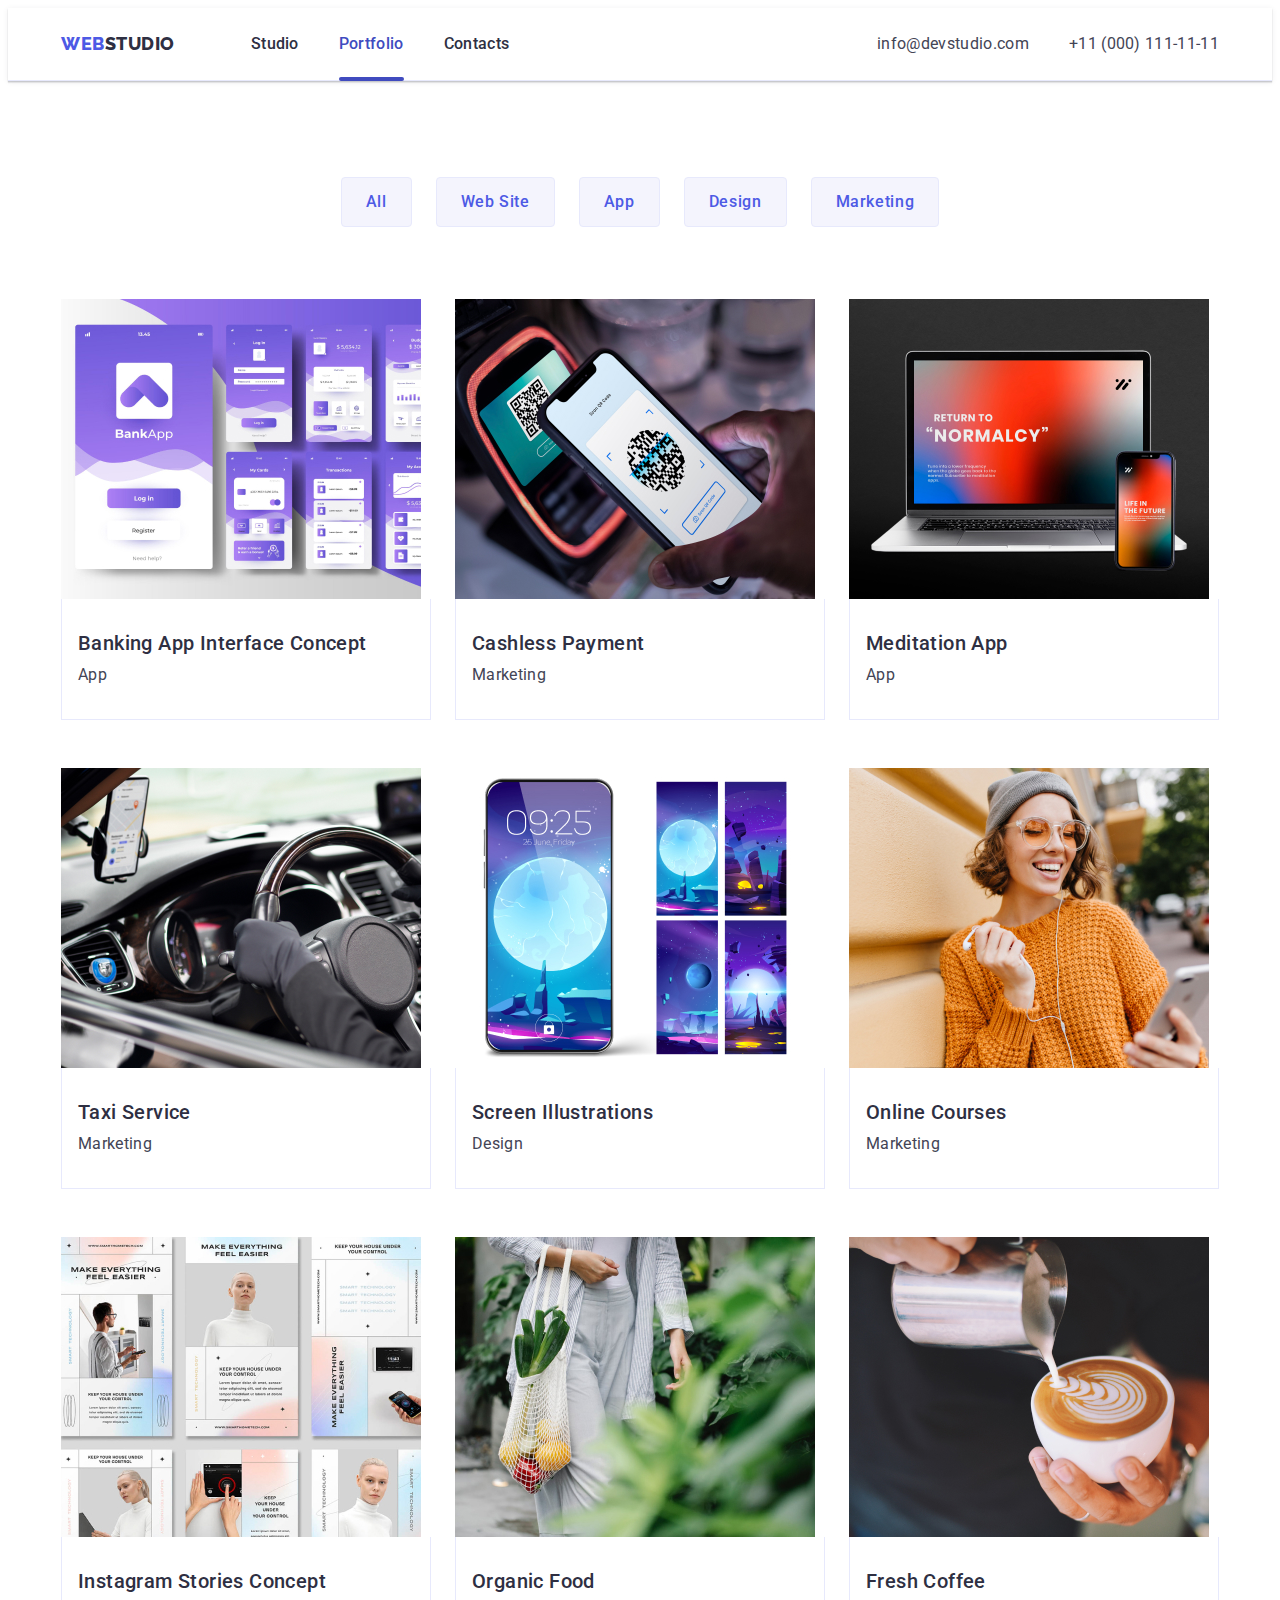
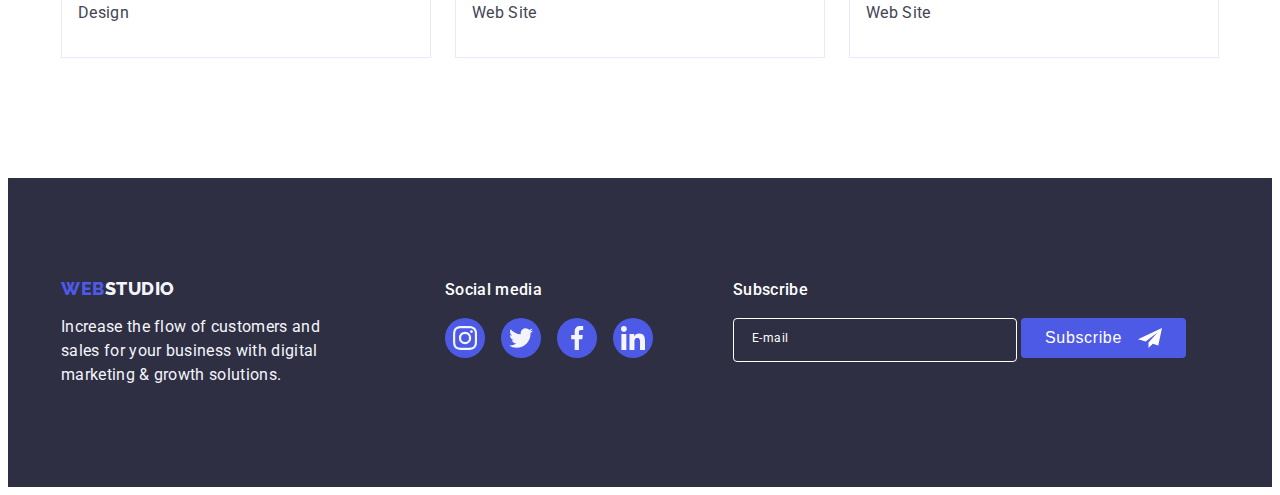
<file: portfolio.html>
<!DOCTYPE html>
<html lang="en">
<head>
    <meta charset="UTF-8">
    <meta http-equiv="X-UA-Compatible" content="IE=edge">
    <meta name="viewport" content="width=device-width, initial-scale=1.0">
    <title>Portfolio</title>
    <link rel="preconnect" href="https://fonts.googleapis.com">
    <link rel="preconnect" href="https://fonts.gstatic.com" crossorigin>
    <link href="https://fonts.googleapis.com/css2?family=Raleway:wght@800&family=Roboto:wght@400;500;700&display=swap"
        rel="stylesheet">
    <link rel="stylesheet" href="https://cdnjs.cloudflare.com/ajax/libs/modern-normalize/1.1.0/modern-normalize.min.css"
        integrity="sha512-wpPYUAdjBVSE4KJnH1VR1HeZfpl1ub8YT/NKx4PuQ5NmX2tKuGu6U/JRp5y+Y8XG2tV+wKQpNHVUX03MfMFn9Q=="
        crossorigin="anonymous" referrerpolicy="no-referrer" />
    <link rel="stylesheet" href="./css/styles.css">
</head>
<body>
    <header class="header">
        <div class="header-container container">
            <nav class="header-nav">
                <a class="logo link" href="./index.html">Web<span class="logo-text">Studio</span></a>
                <ul class="header-nav-list list">
                    <li class="header-nav-item">
                        <a class="header-nav-link link" href="./index.html">Studio</a>
                    </li>
                    <li class="header-nav-item">
                        <a class="header-nav-link link active" href="./portfolio.html">Portfolio</a>
                    </li>
                    <li class="header-nav-item">
                        <a class="header-nav-link link" href="">Contacts</a>
                    </li>
                </ul>
            </nav>
            <address class="contacts-address">
                <ul class="contacts-list list">
                    <li class="contacts-item">
                        <a class="contacts-link link" href="mailto:info@devstudio.com">info@devstudio.com</a>
                    </li>
                    <li class="contacts-item">
                        <a class="contacts-link link" href="tel:+110001111111">+11 (000) 111-11-11</a>
                    </li>
                </ul>
            </address>
        </div>
    </header>
    <main>
        <section class="filters-section">
            <div class="container">
                <h1 class="visually-hidden">Examples of work</h1>
                <ul class="filters-list list">
                    <li class="filters-item">
                        <button class="btn-prtf" type="button">All</button>
                    </li>
                    <li class="filters-item">
                        <button class="btn-prtf" type="button">Web Site</button>
                    </li>
                    <li class="filters-item">
                        <button class="btn-prtf" type="button">App</button>
                    </li>
                    <li class="filters-item">
                        <button class="btn-prtf" type="button">Design</button>
                    </li>
                    <li class="filters-item">
                        <button class="btn-prtf" type="button">Marketing</button>
                    </li>
                </ul>
                <ul class="exampl-list card-portfolio list">
                    <li class="exampl-item card-set-item">
                        <a class="exampl-link link" href="">
                            <div class="exampl-thumb">
                                <img class="exampl-img" src="./images/portfolio/example1/bankapp.jpg" alt="payment" width="360" height="300"/>
                                <p class="exampl-text">14 Stylish and User-Friendly App Design Concepts · Task Manager App · Calorie Tracker App · Exotic Fruit Ecommerce App · Cloud Storage App</p>
                            </div>
                            <div class="container-card prtf-card">
                                <h2 class="subtitle">Banking App Interface Concept</h2>
                                <p class="desc">App</p>
                            </div>
                        </a>
                    </li>
                    <li class="exampl-item card-set-item">
                        <a class="exampl-link link" href="">
                            <div class="exampl-thumb">
                                <img class="exampl-img" src="./images/portfolio/example1/payment.jpg" alt="payment" width="360" height="300"/>
                                <p class="exampl-text">14 Stylish and User-Friendly App Design Concepts · Task Manager App · Calorie Tracker App · Exotic Fruit Ecommerce App · Cloud Storage App</p>
                            </div>
                            <div class="container-card prtf-card">
                                <h2 class="subtitle">Cashless Payment</h2>
                                <p class="desc">Marketing</p>
                            </div>
                        </a>
                    </li>
                    <li class="exampl-item card-set-item">
                        <a class="exampl-link link" href="">
                            <div class="exampl-thumb">
                                <img class="exampl-img" src="./images/portfolio/example1/media.jpg" alt="payment" width="360" height="300"/>
                                <p class="exampl-text">14 Stylish and User-Friendly App Design Concepts · Task Manager App · Calorie Tracker App · Exotic Fruit Ecommerce App · Cloud Storage App</p>
                            </div>
                            <div class="container-card prtf-card">
                                <h2 class="subtitle">Meditation App</h2>
                                <p class="desc">App</p>
                            </div>
                        </a>
                    </li>
                    <li class="exampl-item card-set-item">
                        <a class="exampl-link link" href="">
                            <div class="exampl-thumb">
                                <img class="exampl-img" src="./images/portfolio/example2/avto.jpg" alt="payment" width="360" height="300"/>
                                <p class="exampl-text">14 Stylish and User-Friendly App Design Concepts · Task Manager App · Calorie Tracker App · Exotic Fruit Ecommerce App · Cloud Storage App</p>
                            </div>
                            <div class="container-card prtf-card">
                                <h2 class="subtitle">Taxi Service</h2>
                                <p class="desc">Marketing</p>
                            </div>
                        </a>
                    </li>
                    <li class="exampl-item card-set-item">
                        <a class="exampl-link link" href="">
                            <div class="exampl-thumb">
                                <img class="exampl-img" src="./images/portfolio/example2/telephone.jpg" alt="payment" width="360" height="300"/>
                                <p class="exampl-text">14 Stylish and User-Friendly App Design Concepts · Task Manager App · Calorie Tracker App · Exotic Fruit Ecommerce App · Cloud Storage App</p>
                            </div>
                            <div class="container-card prtf-card">
                                <h2 class="subtitle">Screen Illustrations</h2>
                                <p class="desc">Design</p>
                            </div>
                        </a>
                    </li>
                    <li class="exampl-item card-set-item">
                        <a class="exampl-link link" href="">
                            <div class="exampl-thumb">
                                <img class="exampl-img" src="./images/portfolio/example2/girl.jpg" alt="payment" width="360" height="300"/>
                                <p class="exampl-text">14 Stylish and User-Friendly App Design Concepts · Task Manager App · Calorie Tracker App · Exotic Fruit Ecommerce App · Cloud Storage App</p>
                            </div>
                            <div class="container-card prtf-card">
                                <h2 class="subtitle">Online Courses</h2>
                                <p class="desc">Marketing</p>
                            </div>
                        </a>
                    </li>
                    <li class="exampl-item card-set-item">
                        <a class="exampl-link link" href="">
                            <div class="exampl-thumb">
                                <img class="exampl-img" src="./images/portfolio/example3/model.jpg" alt="payment" width="360" height="300"/>
                                <p class="exampl-text">14 Stylish and User-Friendly App Design Concepts · Task Manager App · Calorie Tracker App · Exotic Fruit Ecommerce App · Cloud Storage App</p>
                            </div>
                            <div class="container-card prtf-card">
                                <h2 class="subtitle">Instagram Stories Concept</h2>
                                <p class="desc">Design</p>
                            </div>
                        </a>
                    </li>
                    <li class="exampl-item card-set-item">
                        <a class="exampl-link link" href="">
                            <div class="exampl-thumb">
                                <img class="exampl-img" src="./images/portfolio/example3/fruit.jpg" alt="payment" width="360" height="300"/>
                                <p class="exampl-text">14 Stylish and User-Friendly App Design Concepts · Task Manager App · Calorie Tracker App · Exotic Fruit Ecommerce App · Cloud Storage App</p>
                            </div>
                            <div class="container-card prtf-card">
                                <h2 class="subtitle">Organic Food</h2>
                                <p class="desc">Web Site</p>
                            </div>
                        </a>
                    </li>
                    <li class="exampl-item card-set-item">
                        <a class="exampl-link link" href="">
                            <div class="exampl-thumb">
                                <img class="exampl-img" src="./images/portfolio/example3/coffee.jpg" alt="payment" width="360" height="300">
                                <p class="exampl-text">14 Stylish and User-Friendly App Design Concepts · Task Manager App · Calorie Tracker App · Exotic Fruit Ecommerce App · Cloud Storage App</p>
                            </div>
                            <div class="container-card prtf-card">
                                <h2 class="subtitle">Fresh Coffee</h2>
                                <p class="desc">Web Site</p>
                            </div>
                        </a>
                    </li>
                </ul>
            </div>
        </section>
    </main>
    <footer class="footer">
    <div class="container footer-container">
        <div class="logo-container">
            <a class="logo link logo-ftr" href="./index.html">Web<span class="logo-footer">Studio</span></a>
            <p class="footer-desc">Increase the flow of customers and sales for your business with digital marketing & growth solutions.</p>
        </div>
        <div class="social-container">
            <p class="footer-headline">Social media</p>
            <ul class="footer-socials list">
                <li class="social-item">
                    <a href="" class="social-link social-link-footer link" aria-label="Instagram icon">
                        <svg class="social-icon" width="24" height="24">
                            <use href="./images/icons.svg#instagram"></use>
                        </svg>
                    </a>
                </li>
                <li class="social-item">
                    <a href="" class="social-link social-link-footer link" aria-label="Twitter icon">
                        <svg class="social-icon" width="24" height="24">
                            <use href="./images/icons.svg#twitter"></use>
                        </svg>
                    </a>
                </li>
                <li class="social-item">
                    <a href="" class="social-link social-link-footer link" aria-label="Facebook icon">
                        <svg class="social-icon" width="24" height="24">
                            <use href="./images/icons.svg#facebook"></use>
                        </svg>
                    </a>
                </li>
                <li class="social-item">
                    <a href="" class="social-link social-link-footer link" aria-label="Linkedin icon">
                        <svg class="social-icon" width="24" height="24">
                            <use href="./images/icons.svg#linkedin"></use>
                        </svg>
                    </a>
                </li>
            </ul>
        </div>
        <div class="container-form">
            <p class="footer-form-title">Subscribe</p>
            <form class="footer-form" name="footer-form">
                    <label class="footer-form-field">
                        <input class="footer-form-input" type="email" name="user email" placeholder="&nbsp;">
                        <span class="footer-form-tag">E-mail</span>
                    </label>
                    <button class="footer-form-btn" type="submit">Subscribe
                        <svg class="footer-form-icon" width="24" height="24">
                            <use href="./images/icons.svg#leter"></use>
                        </svg>
                    </button>
            </form>
        </div>
    
    </div>  
    </footer>
</body>
</html>
</file>
<file: css/styles.css>
:root {
    --primary-font: Roboto, sans-serif;
    --main-txt-cl: #434455;
    --bgd-color: #fff;
    --logo-first-cl: #4D5AE5;
    --logo-second-cl:#2E2F42;
    --accent-txt-cl:#404bbf;
    --btn-bgd: #F4F4FD;
    --footer-social: #31d0aa;
    --icons-color: #8e8f99;
    --indent: 24px;
    --items: 3;
    --anim: 250ms cubic-bezier(0.4, 0, 0.2, 1);
}
body {
    font-family: var(--primary-font);
    color: var(--main-txt-cl);
    background-color: var(--bgd-color);
}
h1,h2,h3,h4,h5,h6,p {
    margin: 0;

}
img {
    display: block;
    max-width: 100%;
    height: auto;
}
.list {
    list-style: none;
    padding: 0;
    margin: 0;
}
.link {
    color: inherit;
    text-decoration: none;
}
.logo {
    font-family: "Raleway", sans-serif;
    font-weight: 800;
    font-size: 18px;
    line-height: 1.17;
    letter-spacing: 0.03em;
    text-transform: uppercase;
    color: var(--logo-first-cl);
    
}
@media only screen and (min-width: 768px) {
  .logo {
    margin-right: 120px;
  }
}
@media only screen and (min-width: 1158px) {
    .logo {
    margin-right: 76px;
    }
}
.logo-header {
  padding:24px 0;
}
.logo-text {
    color: var(--logo-second-cl);
}
.header {
    border-bottom: 1px solid #e7e9fc;
    box-shadow: 0px 2px 1px rgba(46, 47, 66, 0.08), 0px 1px 1px rgba(46, 47, 66, 0.16), 0px 1px 6px rgba(46, 47, 66, 0.08);
}
.header-container {
    display: flex;
    align-items: center;
}
.header-nav {
    display: flex;
    width: 100%;
    align-items: center;
}
@media only screen and (min-width: 1158px) {
  .header-nav {
    width: 0;
  }
}
.header-nav-link {
    position: relative;
    display: block;
    font-weight: 500;
    color: var(--logo-second-cl);
    padding: 24px 0;
    line-height: 1.5;
    letter-spacing: 0.02em;
    transition: color var(--anim);
}
.header-nav-list {
    display: flex;
    gap: 40px;
}
@media only screen and (max-width: 767px) {
  .header-nav-list {
    display: none;
  }
}
.header-nav-item {
    position: relative;
}
.contacts-address {
    font-style: normal;
    color: var(--main-txt-cl);
    margin-left: auto;
}
@media only screen and (max-width: 767px) {
  .contacts-address {
    display: none;
  }
}
@media only screen and (min-width: 1158px) {
  .contacts-list {
    display: flex;
    padding: 0;
    gap: 40px;
  }
}
.contacts-item {
    font-weight: 400;
    font-size: 12px;
    line-height: 1.17;
    letter-spacing: 0.04em;
    color: #434455;
}
@media only screen and (min-width: 768px) and (max-width: 1157px) {
  .contacts-item:not(:last-child) {
    margin-bottom: 12px;
  }
}
@media only screen and (min-width: 1158px) {
  .contacts-item {
    font-size: 16px;
    line-height: 1.5;
    letter-spacing: 0.02em;
  }
}

@media only screen and (min-width: 1158px) {
  .contacts-link {
    display: block;
    padding: 24px 0;
    transition: color var(--anim);
  }
}
.visually-hidden {
    position: absolute;
    width: 1px;
    height: 1px;
    margin: -1px;
    border: 0;
    padding: 0;
    white-space: nowrap;
    clip-path: inset(100%);
    clip: rect(0 0 0 0);
    overflow: hidden;
}
.contacts-link:hover,
.contacts-link:focus {
    color: var(--accent-txt-cl);
}
.header-nav-link.active {
    color: var(--accent-txt-cl);
}
.header-nav-link:hover,
.header-nav-link:focus {
    color: var(--accent-txt-cl);
}
.header-nav-link::after {
    position: absolute;
    content:"" ;
    bottom: 0;
    left: 0;
    display: block;
    width: 100%;
    height: 4px;
    border-radius: 2px;
    bottom: -1px;
}
.header-nav-link.active::after {
    background-color: var(--accent-txt-cl);
}
.hero-section {
    max-width: 1440px;
    margin-left: auto;
    margin-right: auto;
    background-color: var(--logo-second-cl);
    background-repeat: no-repeat;
    background-position: center;
    background-size: cover;
    padding: 112px 0;
    background-image: linear-gradient(rgba(46, 47, 66, 0.7), rgba(46, 47, 66, 0.7)), url(../images/hero/people-office_mob@1x.jpg)
}
@media (min-device-pixel-ratio: 2), (min-resolution: 192dpi), (min-resolution: 2dppx) {
  .hero-section {
    background-image: linear-gradient(rgba(46, 47, 66, 0.7), rgba(46, 47, 66, 0.7)), url(../images/hero/people-office_mob@2x.jpg)
  }
}
@media only screen and (min-width: 429px) {
  .hero-section {
    background-image: linear-gradient(rgba(46, 47, 66, 0.7), rgba(46, 47, 66, 0.7)), url(../images/hero/people-office_tab@1x.jpg)
  }

  @media (min-device-pixel-ratio: 2), (min-resolution: 192dpi), (min-resolution: 2dppx) {
      .hero-section {
        background-image: linear-gradient(rgba(46, 47, 66, 0.7), rgba(46, 47, 66, 0.7)), url(../images/hero/people-office_tab@2x.jpg)
      }
  }
}
@media only screen and (min-width: 769px) {
  .hero-section {
    background-image: linear-gradient(rgba(46, 47, 66, 0.7), rgba(46, 47, 66, 0.7)), url(../images/hero/people-office_desc@1x.jpg)
  }

  @media (min-device-pixel-ratio: 2), (min-resolution: 192dpi), (min-resolution: 2dppx) {
      .hero-section {
        background-image: linear-gradient(rgba(46, 47, 66, 0.7), rgba(46, 47, 66, 0.7)), url(../images/hero/people-office_desc@2x.jpg)
      }
  }
}
@media only screen and (min-width: 1158px) {
  .hero-section {
    padding: 188px 0;
  }
}
.section {
    padding-bottom: 96px;
}
@media only screen and (min-width: 1158px) {
  .section {
    padding-bottom: 120px;
  }
}
.container {
    min-width: 320px;
    max-width: 428px;
    padding: 0 16px;
    margin: 0 auto;
}
@media only screen and (min-width: 768px) {
  .container {
    max-width: 768px;
  }
}
@media only screen and (min-width: 1158px) {
  .container {
    max-width: 1158px;
    padding: 0 15px;
  }
}
.title {
    font-size: 36px;
    line-height: 1.11;
    text-align: center;
    letter-spacing: 0.02em;
    color: #FFFFFF;
    max-width: 320px;
    margin-left: auto;
    margin-right: auto;
    margin-bottom: 72px;
}
@media only screen and (min-width: 768px) {
  .title {
    font-size: 56px;
    line-height: 1.07;
    max-width: 496px;
    margin-bottom: 36px;
  }
}
@media only screen and (min-width: 1158px) {
  .title {
    margin-bottom: 48px;
  }
}
.btn-hero {
    min-width: 169px;
    height: 56px;
    padding: 16px 32px;
    border-radius: 4px;
    background-color: #4D5AE5;
    font-family: var(--primary-font);
    font-weight: 500;
    font-size: 16px;
    line-height: 1.5;
    letter-spacing: 0.04em;
    color: #FFFFFF;
    cursor: pointer;
    display: block;
    margin: 0 auto;
    border: none;
    box-shadow: 0px 4px 4px rgba(0, 0, 0, 0.15);
    transition: background-color var(--anim);
}
.btn-hero:hover,
.btn-hero:focus {
    background-color: #404BBF;
}
.subtitle {
    font-weight: 500;
    font-size: 20px;
    line-height: 1.2;
    letter-spacing: 0.02em;
    color: var(--logo-second-cl);
    margin-bottom: 8px;
}
.subtitle-team {
    text-align: center;
}
.uppertitle {
    font-weight: 700;
    font-size: 36px;
    line-height: 1.1;
    text-align: center;
    letter-spacing: 0.02em;
    text-transform: capitalize;
    color: var(--logo-second-cl);
    margin-bottom: 72px;
}
.objectives-section {
    padding-top: 96px;
}
@media only screen and (min-width: 1158px) {
  .objectives-section {
    padding-top: 120px;
  }
}
.objectives-list {
    display: flex;
    flex-wrap: wrap;
    gap: 72px 24px;
}
.objectives-item {
    width: 396px;
}
@media only screen and (min-width: 768px) {
  .objectives-item {
    width: 356px;
  }
}
@media only screen and (min-width: 1158px) {
  .objectives-item {
    width: 264px;
  }
}
.objective-icon {
    display: none;
    
}
@media only screen and (min-width: 1158px) {
  .objective-icon {
    display: flex;
    align-items: center;
    justify-content: center;
    width: 264px;
    height: 112px;
    background-color: var(--btn-bgd);
    border-radius: 4px;
    margin-bottom: 8px;
  }
}
.subtitle-objectives {
    font-weight: 700;
    font-size: 36px;
    line-height: 1.1;
    text-align: center;
    letter-spacing: 0.02em;
    text-transform: capitalize;
    color: var(--logo-second-cl);
    margin-bottom: 8px;
}
@media only screen and (min-width: 768px) {
  .subtitle-objectives {
    text-align: left;
  }
}
@media only screen and (min-width: 1158px) {
  .subtitle-objectives {
    font-weight: 500;
    font-size: 20px;
    line-height: 1.2;
  }
}
.desc-objectives {
    font-weight: 500;
    font-size: 16px;
    line-height: 1.5;
    letter-spacing: 0.02em;
    color: var(--main-txt-cl);
}
@media only screen and (min-width: 1158px) {
  .desc-objectives {
    font-weight: 400;
  }
}
.card-set {
    display: flex;
    flex-wrap: wrap;
    justify-content: center;
    row-gap: 72px;
    column-gap: var(--indent);
}
@media only screen and (min-width: 768px) {
  .card-set {
    row-gap: 64px;
  }
}
.card-set-item {
    flex-basis: calc((100% - var(--indent) * (var(--items) - 1)) / var(--items));
}
.team-section {
    background-color: #F4F4FD;
    padding: 96px 0;
}
@media only screen and (min-width: 1158px) {
  .team-section {
    padding: 120px 0;
  }
}
.team-list {
    --items: 4;
}
.team-item {
  min-width: 264px;
    background-color: #fff;
    box-shadow: 0px 1px 6px rgba(46, 47, 66, 0.08), 0px 1px 1px rgba(46, 47, 66, 0.16), 0px 2px 1px rgba(46, 47, 66, 0.08);
    border-radius: 0 0 4px 4px;
}
.desc-team {
    text-align: center;
    margin-bottom: 8px;
}
.container-name {
    padding: 32px 0;
}
.container-card {
    padding: 32px 16px;
}
.socials {
    display: flex;
    justify-content: center;
    align-items: center;
    gap: 24px;
}
.social-link {
    display: flex;
    justify-content: center;
    align-items: center;
    width: 40px;
    height: 40px;
    background-color: var(--logo-first-cl);
    border-radius: 50%;
    transition: background-color var(--anim);
}
.social-icon {
    fill: var(--btn-bgd);
}
.social-link:hover,
.social-link:focus {
    background-color: var(--accent-txt-cl);
}
.section-customers {
    padding: 96px 0;
}
@media only screen and (min-width: 1158px) {
  .section-customers {
    padding: 120px 0;
  }
}
.customers {
    --items: 2;
    column-gap: 16px;
    justify-content: center;
    align-items: center;
}
@media only screen and (min-width: 768px) {
  .customers {
    --items: 3;
    column-gap: 24px;
  }
}
@media only screen and (min-width: 1158px) {
  .customers {
    --items: 6;
  }
}
.customers-item {
    width: calc((100% - 16px) / 2);
    height: 88px;
}
@media only screen and (min-width: 768px) {
  .customers-item {
    width: calc((552px - 48px) / 3);
  }
}
@media only screen and (min-width: 1158px) {
  .customers-item {
    width: calc((100% - 120px) / 6);
  }
}
.customers-link {
    display: flex;
    justify-content: center;
    align-items: center;
    width: 100%;
    height: 100%;
    border: 1px solid #8e8f99;
    border-radius: 4px;
    color: var(--icons-color);
    transition: border-color var(--anim), color var(--anim);
}
.customers-link:hover,
.customers-link:focus {
    border-color: var(--accent-txt-cl);
    color: var(--accent-txt-cl);
}
.customers-icon {
    fill: currentColor;
}
.footer {
    background-color: var(--logo-second-cl);
    padding: 96px 0;
}
@media only screen and (min-width: 1158px) {
  .footer {
    padding: 100px 0;
  }
}
.logo-ftr {
    display: inline-block;
    margin-bottom: 16px;
}
.logo-footer {
    color: #f4f4fd;
}
.btn-prtf {
    font-family: 'Roboto', sans-serif;
    font-weight: 500;
    font-size: 16px;
    padding: 12px 24px;
    border: 1px solid #e7e9fc;
    border-radius: 4px;
    line-height: 1.5;
    letter-spacing: 0.04em;
    color: var(--logo-first-cl);
    background-color: var(--btn-bgd);
    cursor: pointer;
    transition: background-color var(--anim), box-shadow var(--anim), color var(--anim), border-color var(--anim);
}
.btn-prtf:hover,
.btn-prtf:focus {
    background-color: #404BBF;
    box-shadow: 0px 3px 1px rgba(0, 0, 0, 0.1), 0px 2px 1px rgba(0, 0, 0, 0.08), 0px 2px 2px rgba(0, 0, 0, 0.12);
    border-color: transparent;
    color: #fff;
}
.footer-desc {
    display: block;
    text-align: left;
    margin: 0 auto;
    width: 264px;
    font-weight: 400;
    font-size: 16px;
    line-height: 1.5;
    letter-spacing: 0.02em;
    color: #F4F4FD; 

}
.footer-headline {
    font-family: 'Roboto';
    font-style: normal;
    font-weight: 500;
    font-size: 16px;
    line-height: 1.5;
    letter-spacing: 0.02em;
    color: #FFFFFF;
    margin-bottom: 16px;
}
.footer-socials {
    display: flex;
    justify-content: center;
    align-items: center;
    gap: 16px;
}
.footer-container {
    text-align: center;
}
@media only screen and (min-width: 768px) {
  .footer-container {
    display: flex;
    text-align: left;
    align-items: baseline;
  }
}
@media only screen and (min-width: 768px) and (max-width: 1157px) {
  .footer-container {
    flex-wrap: wrap;
    max-width: 584px;
  }
}
.logo-container {
    margin-bottom: 72px;
}
@media only screen and (min-width: 768px) and (max-width: 1157px) {
   .logo-container {
    margin-right: 24px;
  }
}
@media only screen and (min-width: 1158px) {
  .logo-container {
    margin-right: 120px;
    margin-bottom: 0;
    text-align: left;
  }
}
.social-container {
    margin-bottom: 72px;
}
@media only screen and (min-width: 1158px) {
  .social-container {
    margin-right: 80px;
    margin-bottom: 0;
  }
}
.social-link-footer {
    transition: background-color var(--anim);
}
.social-link-footer:hover,
.social-link-footer:focus {
    background-color: var(--footer-social);
}
.desc {
    font-weight: 400;
    font-size: 16px;
    line-height: 1.5;
    letter-spacing: 0.02em;
    color: var(--main-txt-cl);
}
.filters-section {
    padding-top: 96px;
    padding-bottom: 120px;
}
.filters-list {
    display: flex;
    justify-content: center;
    gap: 24px;
    margin-bottom: 72px;
}
.card-portfolio {
    display: flex;
    flex-wrap: wrap;
    column-gap: 24px;
    row-gap: 48px;
}
.exampl-thumb {
    position: relative;
    overflow: hidden;
}
.exampl-link:hover .exampl-text,
.exampl-link:focus .exampl-text {
    transform: translateY(0%);
}
.exampl-text {
    position: absolute;
    top: 0;
    left: 0;
    transform: translateY(100%);
    width: 100%;
    height: 100%;
    padding: 40px 32px;
    transition: transform var(--anim);
    font-family: 'Roboto';
    font-style: normal;
    font-weight: 400;
    font-size: 16px;
    line-height: 1.5;
    letter-spacing: 0.02em;
    color: var(--btn-bgd);
    background-color: var(--logo-first-cl);
}
.prtf-card {
    border: 1px solid #e7e9fc;
    border-top: none;
}
.exampl-link {
    display: block;
    transition: box-shadow var(--anim);
}
.exampl-link:hover,
.exampl-link:focus {
    box-shadow: 0px 1px 6px rgba(46, 47, 66, 0.08), 0px 1px 1px rgba(46, 47, 66, 0.16), 0px 2px 1px rgba(46, 47, 66, 0.08);
}
.backdrop {
    position: fixed;
    top: 0;
    left: 0;
    width: 100%;
    height: 100%;
    background: rgba(46, 47, 66, 0.4);
    transition: opacity 250ms cubic-bezier(0.4, 0, 0.2, 1), visibility 250ms cubic-bezier(0.4, 0, 0.2, 1);
}
.backdrop.is-hidden {
    opacity: 0;
    visibility: hidden;
    pointer-events: none;
}
.modal {
    position: absolute;
    top: 50%;
    left: 50%;
    transform: translate(-50%, -50%) scale(1);
    width: 392px;
    min-height: 584px;
    padding: 72px 24px 24px;
    background-color: #FCFCFC;
    box-shadow: 0px 1px 1px rgba(0, 0, 0, 0.14), 0px 1px 3px rgba(0, 0, 0, 0.12), 0px 2px 1px rgba(0, 0, 0, 0.2);
    border-radius: 4px;
    transition: transform 250ms cubic-bezier(0.4, 0, 0.2, 1);
}
@media only screen and (max-width: 428px) {
  .modal {
    width: 95%;
  }
}
@media only screen and (min-width: 768px) {
  .modal {
    width: 408px;
    min-height: 584px;
  }
}
.backdrop.is-hidden .modal {
    opacity: 0;
    transform: translateX(-50%) translateY(-50%);
    transition-delay: 0ms;
}
.modal-close-btn {
    position: absolute;
    top: 24px;
    right: 24px;
    display: flex;
    align-items: center;
    justify-content: center;
    width: 24px;
    height: 24px;
    padding: 0;
    background: #E7E9FC;
    border: 1px solid rgba(0, 0, 0, 0.1);
    border-radius: 50%;
    cursor: pointer;
    transition: background-color 250ms cubic-bezier(0.4, 0, 0.2, 1), border 250ms cubic-bezier(0.4, 0, 0.2, 1);
}
.modal-close-btn:hover,
.modal-close-btn:focus {
    background-color: var(--accent-txt-cl);
    border: none;
}
.modal-close-btn:hover .modal-close-icon,
.modal-close-btn:focus .modal-close-icon {
    fill: #fff;
}
.modal-close-icon {
    fill: var(--logo-second-cl);
    transition: fill var(--anim);
}
.modal-title {
    display: block;
    margin-bottom: 16px;
    font-weight: 500;
    font-size: 16px;
    line-height: 1.5;
    text-align: center;
    letter-spacing: 0.02em;
    color: var(--logo-second-cl);
}
.form-label{
    display: block;
    font-weight: 400;
    font-size: 12px;
    line-height: 1.17;
    letter-spacing: 0.04em;
    color: #8E8F99;
    margin-bottom: 4px;
}
.form-container {
    margin-bottom: 8px;
}
.form-wrapper {
    position: relative;
}
.form-field {
    width: 100%;
    height: 40px;
    padding: 0;
    padding-left: 38px;
    outline: transparent;
    outline-offset: -1px;
    color: var(--logo-second-cl);
    border: 1px solid rgba(46, 47, 66, 0.4);
    border-radius: 4px;
    transition: var(--anim);
}
.form-field:focus {
    outline: 1px solid var(--logo-first-cl);
}
.form-icon {
    position: absolute;
    top: 50%;
    left: 16px;
    transform: translateY(-50%);
    pointer-events: none;
    fill: var(--logo-second-cl);
}
.form-field:focus + .form-icon {
    fill: var(--logo-first-cl);
}
.form-comment {
    display: block;
    width: 100%;
    height: 120px;
    border: 1px solid rgba(46, 47, 66, 0.4);
    border-radius: 4px;
    padding: 8px 16px;
    resize: none;
    font-weight: 400;
    font-size: 12px;
    line-height: 1.17;
    letter-spacing: 0.04em;
    color: var(--logo-second-cl);
}
.form-comment:focus {
    outline: 1px solid var(--logo-first-cl);
}
.form-agreement {
    display: flex;
    align-items: center;
    gap: 8px;
    margin-bottom: 24px;
}
.form-check-input {
    appearance: none;
}
.form-check-input:checked {
    background-color: var(--accent-txt-cl);
    border-color: var(--accent-txt-cl);
}
.form-comment-container {
    margin-bottom: 16px;
}
.form-agreement-text {
    user-select: none;
    font-weight: 400;
    font-size: 12px;
    line-height: 1.17;
    letter-spacing: 0.04em;
    color: #8E8F99;
}
.form-agreement-link {
    color: var(--logo-first-cl);
}
.unchecked {
    opacity: 1;
}
.checked {
    opacity: 0;
}
.form-check-input:checked + .form-icon-check > .unchecked {
    opacity: 0;
}
.form-check-input:checked + .form-icon-check > .checked {
    opacity: 1;
}
.container-form {
    text-align: center;
}
@media only screen and (min-width: 768px) {
  .container-form {
    text-align: left;
  }
}
@media only screen and (min-width: 768px) {
  .footer-form {
    display: flex;
    gap: 24px;
  }
}
.footer-form-title {
    font-weight: 500;
    font-size: 16px;
    line-height: 1.5;
    letter-spacing: 0.02em;
    color: #FFFFFF;
    margin-bottom: 16px;
}
.footer-form-field {
    position: relative;
    width: 264px;
    height: 40px;
}
.footer-form-input {
    width: 100%;
    background-color: transparent;
    height: 40px;
    border: 1px solid #FFFFFF;
    outline: transparent;
    border-radius: 4px;
    color: #fff;
    padding-left: 16px;
    margin-bottom: 16px;
}
@media only screen and (min-width: 768px) {
  .footer-form-input {
    margin-bottom: 0;
  }
}
.footer-form-tag {
    position: absolute;
    top: 50%;
    left: 16px;
    transform: translateY(-50%);
    font-weight: 400;
    font-size: 12px;
    line-height: 2;
    display: flex;
    align-items: center;
    letter-spacing: 0.04em;
    color: #FFFFFF;
    background-color: var(--logo-second-cl);
    transition: transform var(--anim);
    padding-left: 3px;
    padding-right: 3px;
}
.footer-form-input:focus + .footer-form-tag,
.footer-form-input:not(:placeholder-shown) + .footer-form-tag {
    transform: translateY(-130%);
}
.footer-form-btn {
    display: flex;
    align-items: center;
    justify-content: center;
    gap: 16px;
    width: 165px;
    height: 40px;
    font-weight: 500;
    font-size: 16px;
    line-height: 1.5;
    letter-spacing: 0.04em;
    color: #FFFFFF;
    background-color: var(--logo-first-cl);
    border-radius: 4px;
    border: none;
    cursor: pointer;
    margin: 0 auto;
    transition: background-color var(--anim);
}
.footer-form-btn:hover,
.footer-form-btn:focus {
    background-color: #404BBF;
}
.footer-form-icon {
    fill: var(--bgd-color);
}
.ghosts {
    display: none;
}
@media only screen and (min-width: 1158px) {
  .ghosts {
    display: block;
  }
}
.menu-toggle {
    min-height: 40px;
    min-width: 40px;
    display: flex;
    align-items: center;
    justify-content: center;

    margin: 0;
    margin-left: auto;
    padding: 0;
    background-color: transparent;
    cursor: pointer;
    border: none;
    border-radius: 50%;
    outline: none;
}

@media (min-width: 768px) {
    .menu-toggle {
        display: none;
    }
}

.menu-toggle:hover,
.menu-toggle:focus {
    background-color: rgba(0, 0, 0, 0.1);
}

.menu-container {
    position: fixed;
    top: 0;
    left: 0;

    display: flex;
    flex-direction: column;

    width: 100vw;
    height: 100vh;
    padding: 80px 35px 40px 40px;
    background-color: #fff;
    z-index: 999;

    transform: translateX(100%);
    transition: transform 250ms ease-in-out;
}

.menu-container.is-open {
    transform: translateX(0);
}

.menu-container .menu-toggle {
    position: absolute;
    top: 16px;
    right: 16px;
}
.mobile-menu {
    margin-bottom: auto;
}
.mobile-menu .link {
    display: block;
    font-weight: 700;
    font-size: 36px;
    line-height: 1.1;
    letter-spacing: 0.02em;
    color: var(--logo-second-cl);
    text-decoration: none;
}
.mobile-menu-item:not(:last-child) {
  margin-bottom: 40px;
}
.mobile-socials {
    justify-content: flex-start;
    gap: 56px;
}
@media only screen and (max-width: 427px) {
  .mobile-socials {
    gap: 16px;
  }
}
.mobile-contacts {
    margin-bottom: 48px;
}
.mobile-link.active {
    color: var(--accent-txt-cl);
}
.contacts-tel {
    font-weight: 700;
    font-size: 36px;
    line-height: 1.1;
    letter-spacing: 0.02em;
    text-transform: capitalize;
    color: var(--logo-first-cl);
}
.contacts-mail {
    font-weight: 500;
    font-size: 20px;
    line-height: 1.2;
    letter-spacing: 0.02em;
    color: var(--main-txt-cl);
}
.mobile-contacts-item:not(:last-child) {
    margin-bottom: 40px;
}
@media only screen and (min-width: 429px) and (max-width: 1157px) {
  .container-appearance {
    width: 584px;
  }
}
@media only screen and (min-width: 1158px) {
  .container-appearance {
    width: 100%;
  }
}
.form-icon-check {
  flex-shrink: 0;
}
</file>
